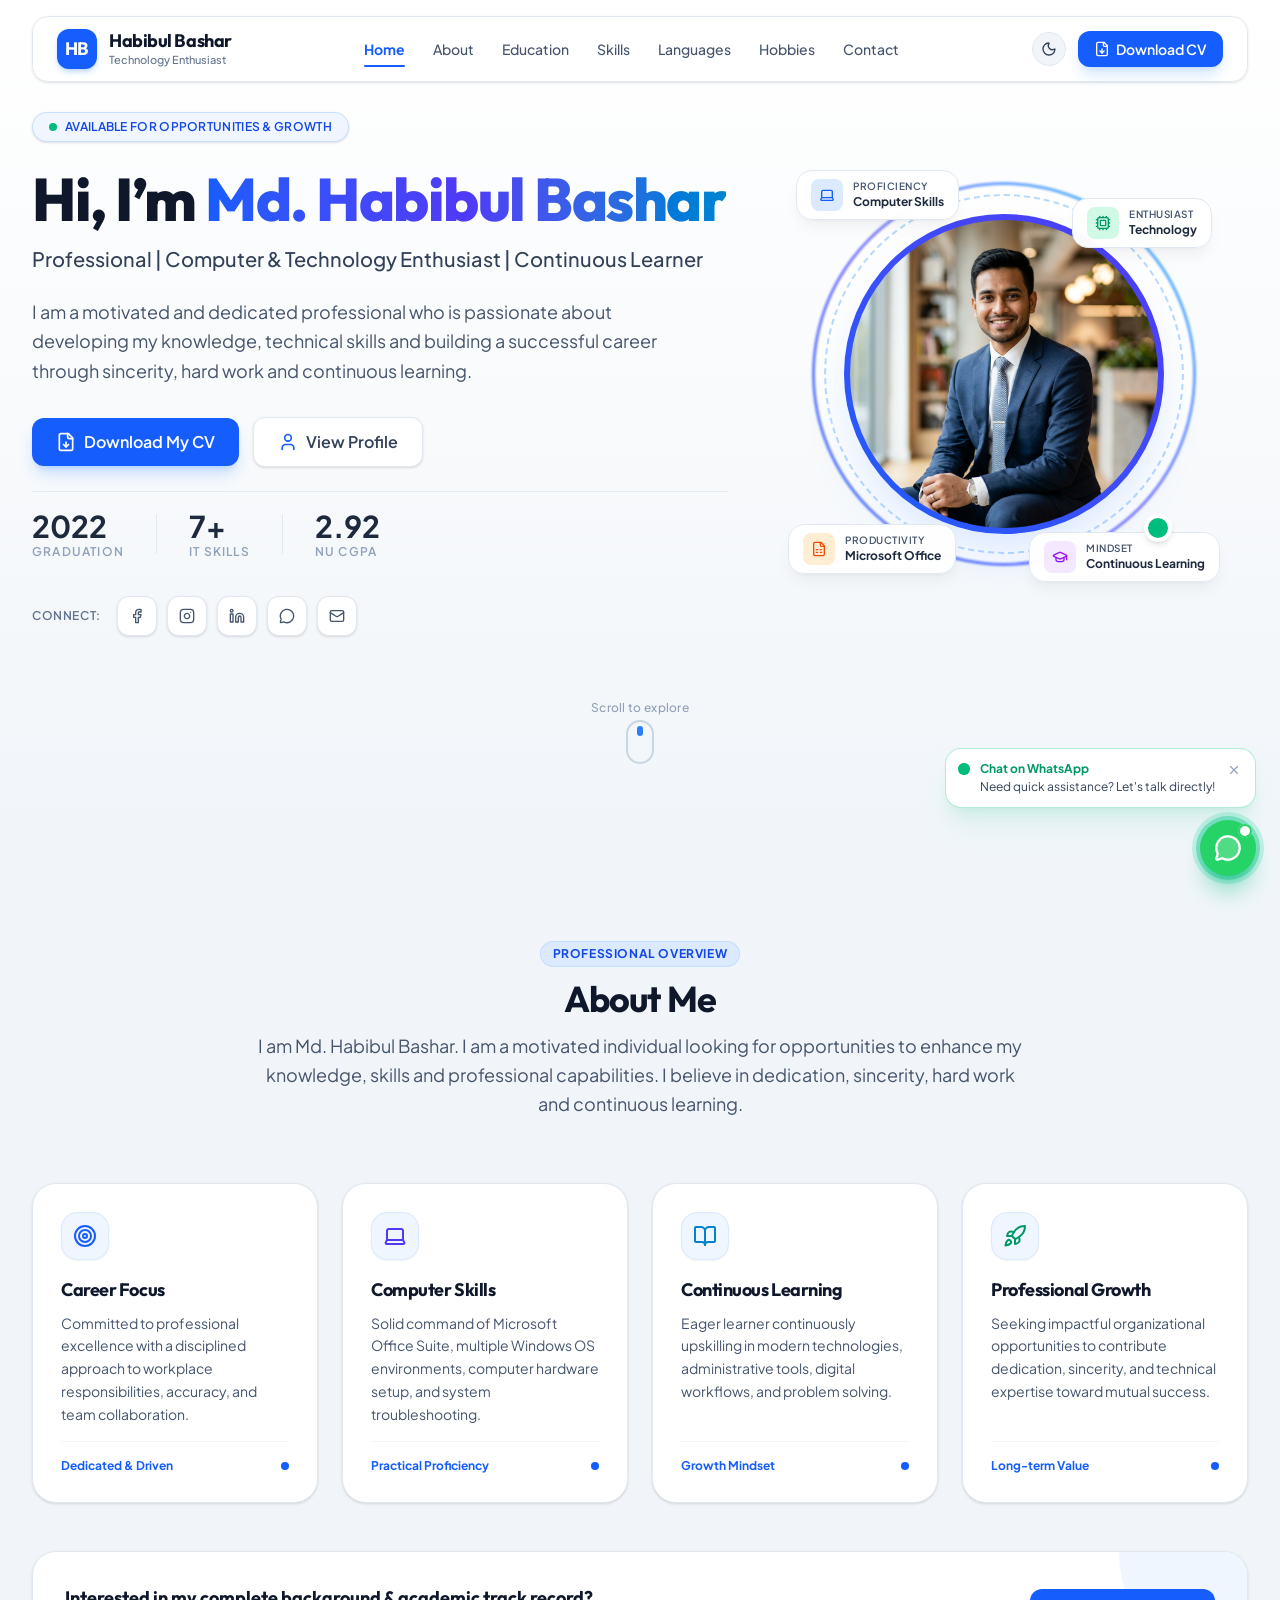
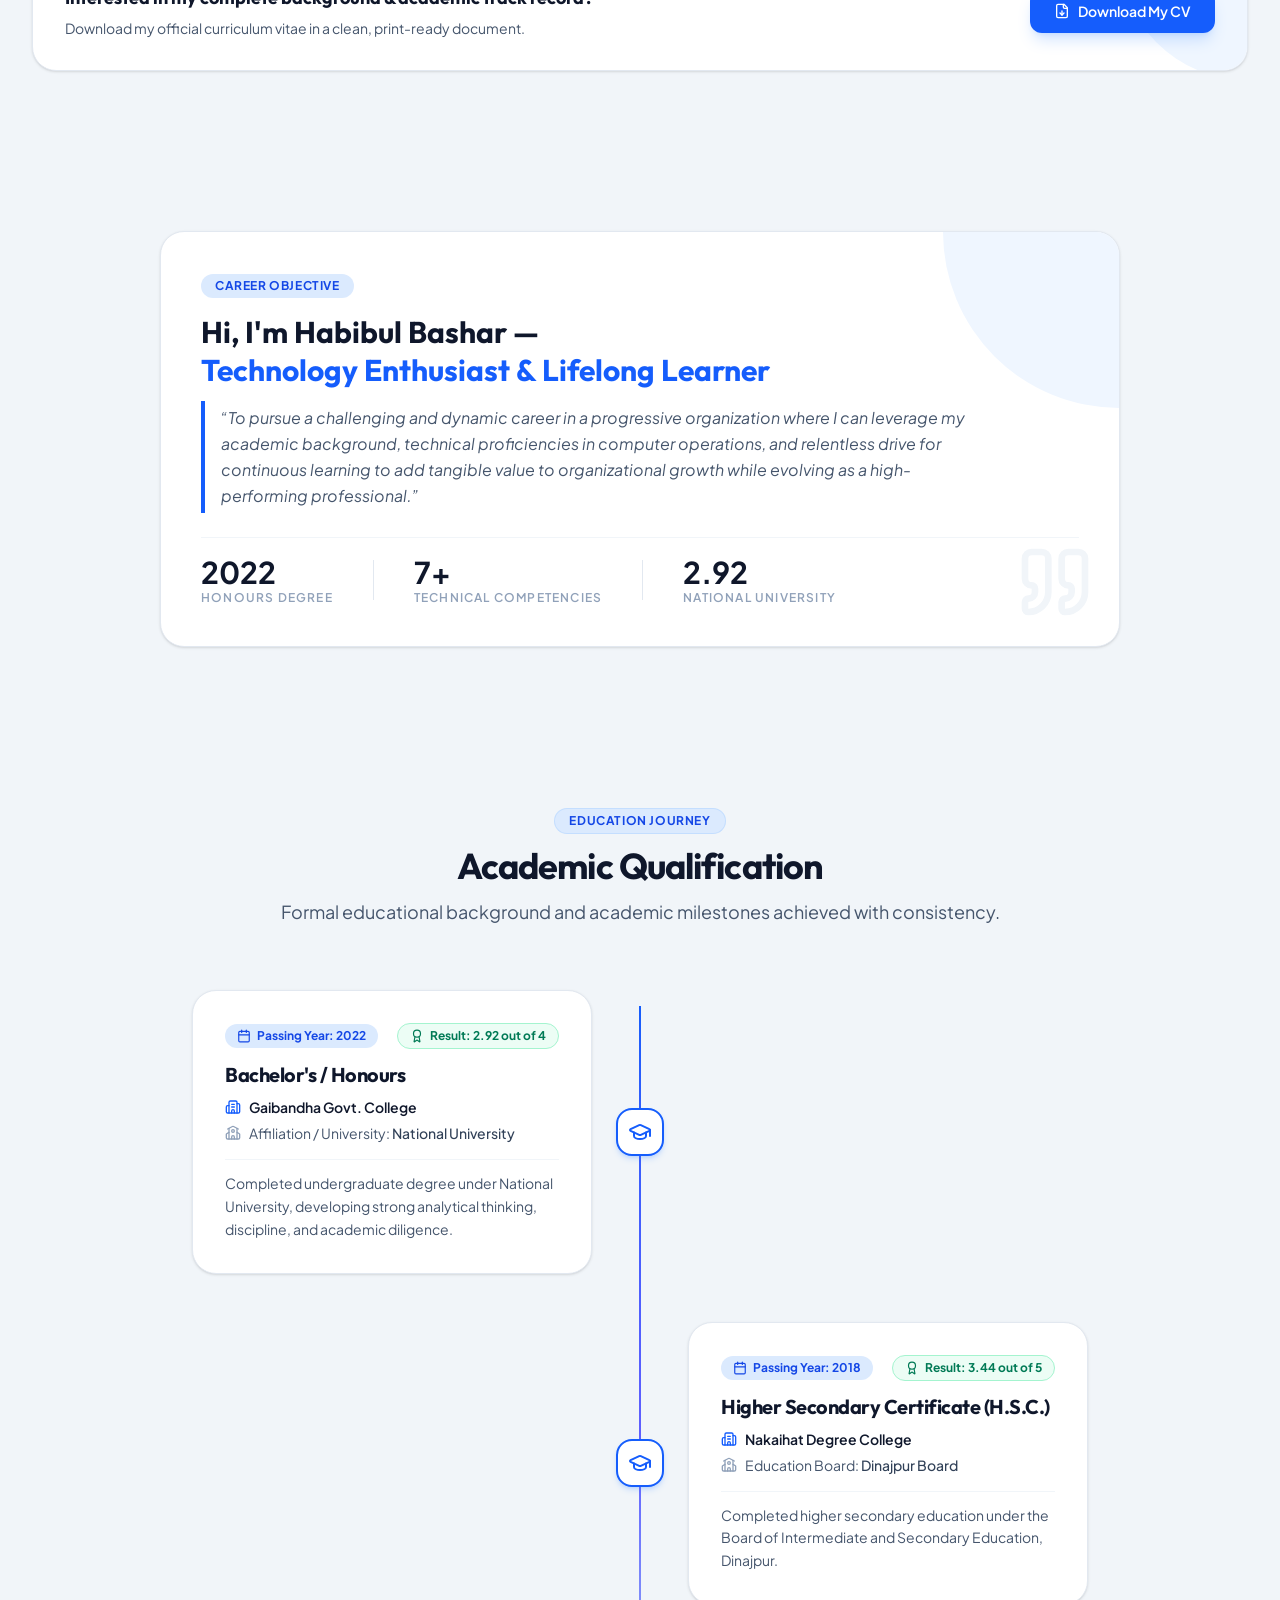
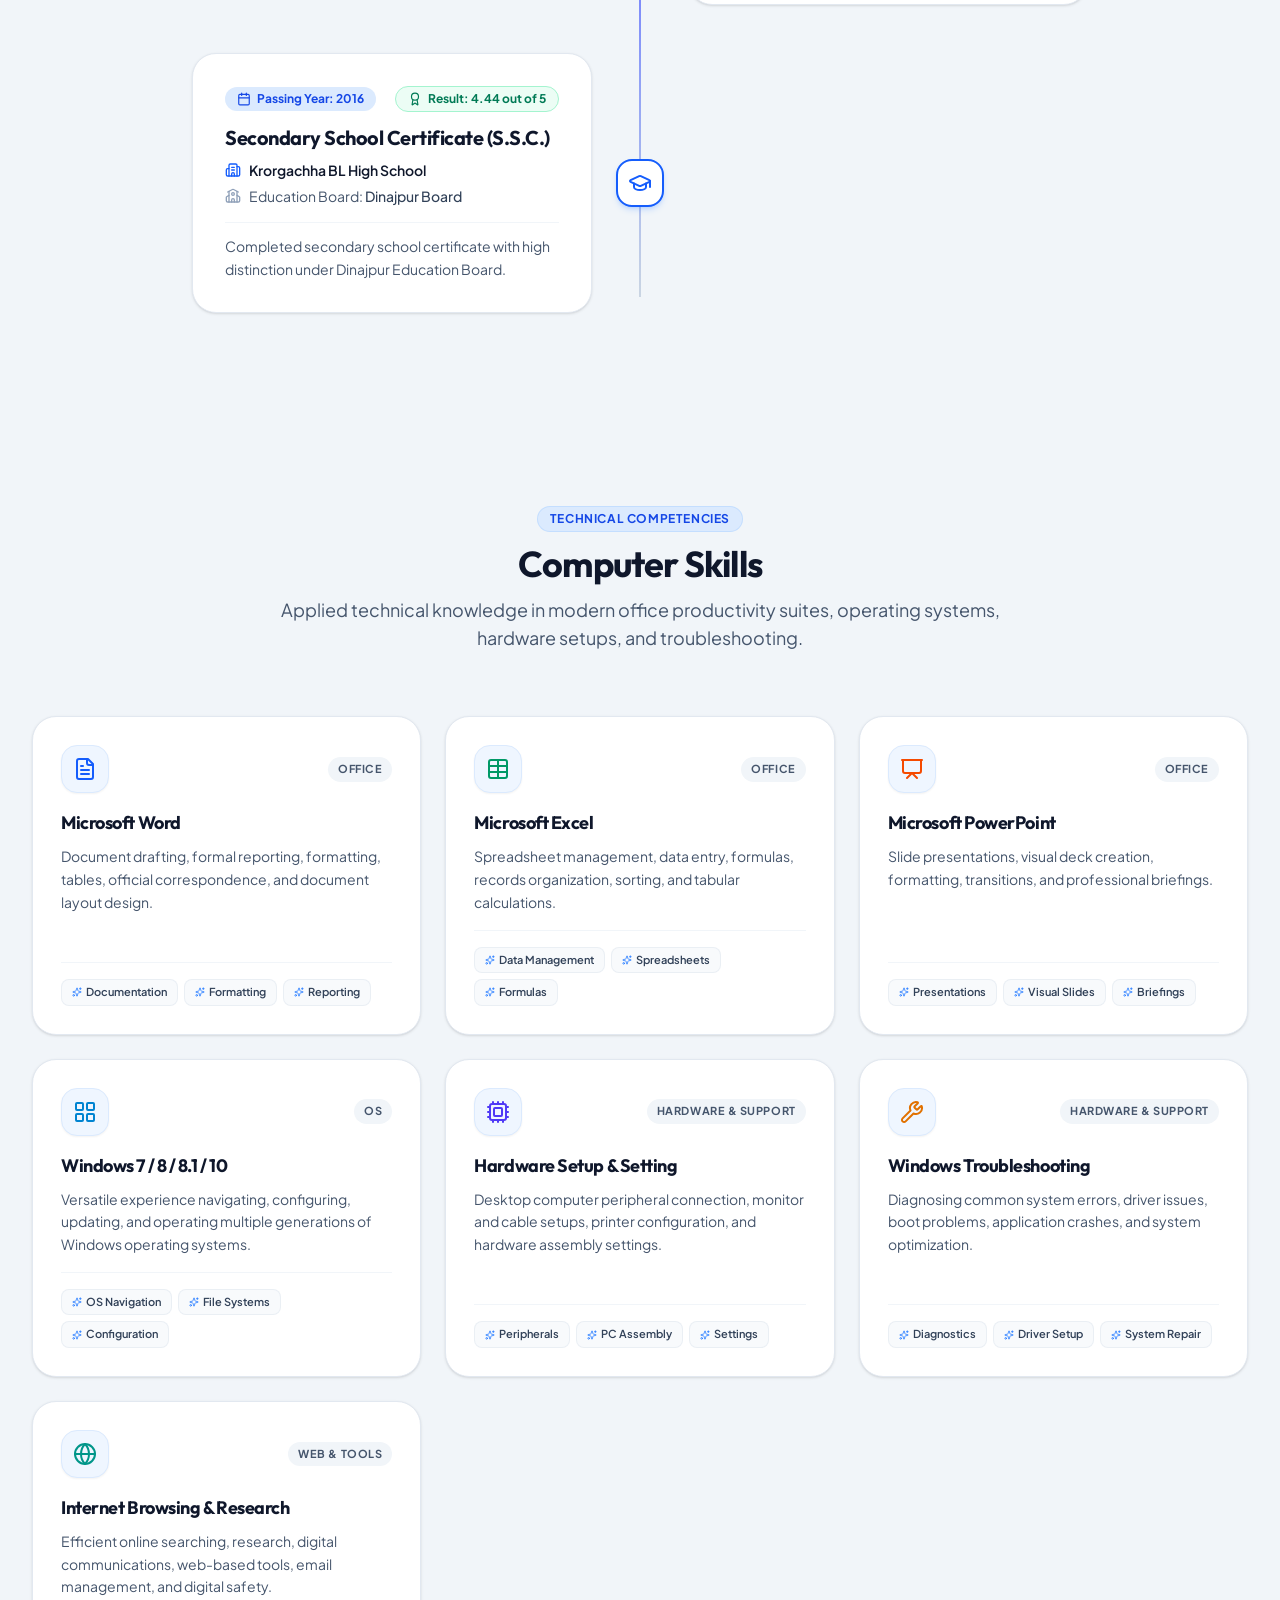
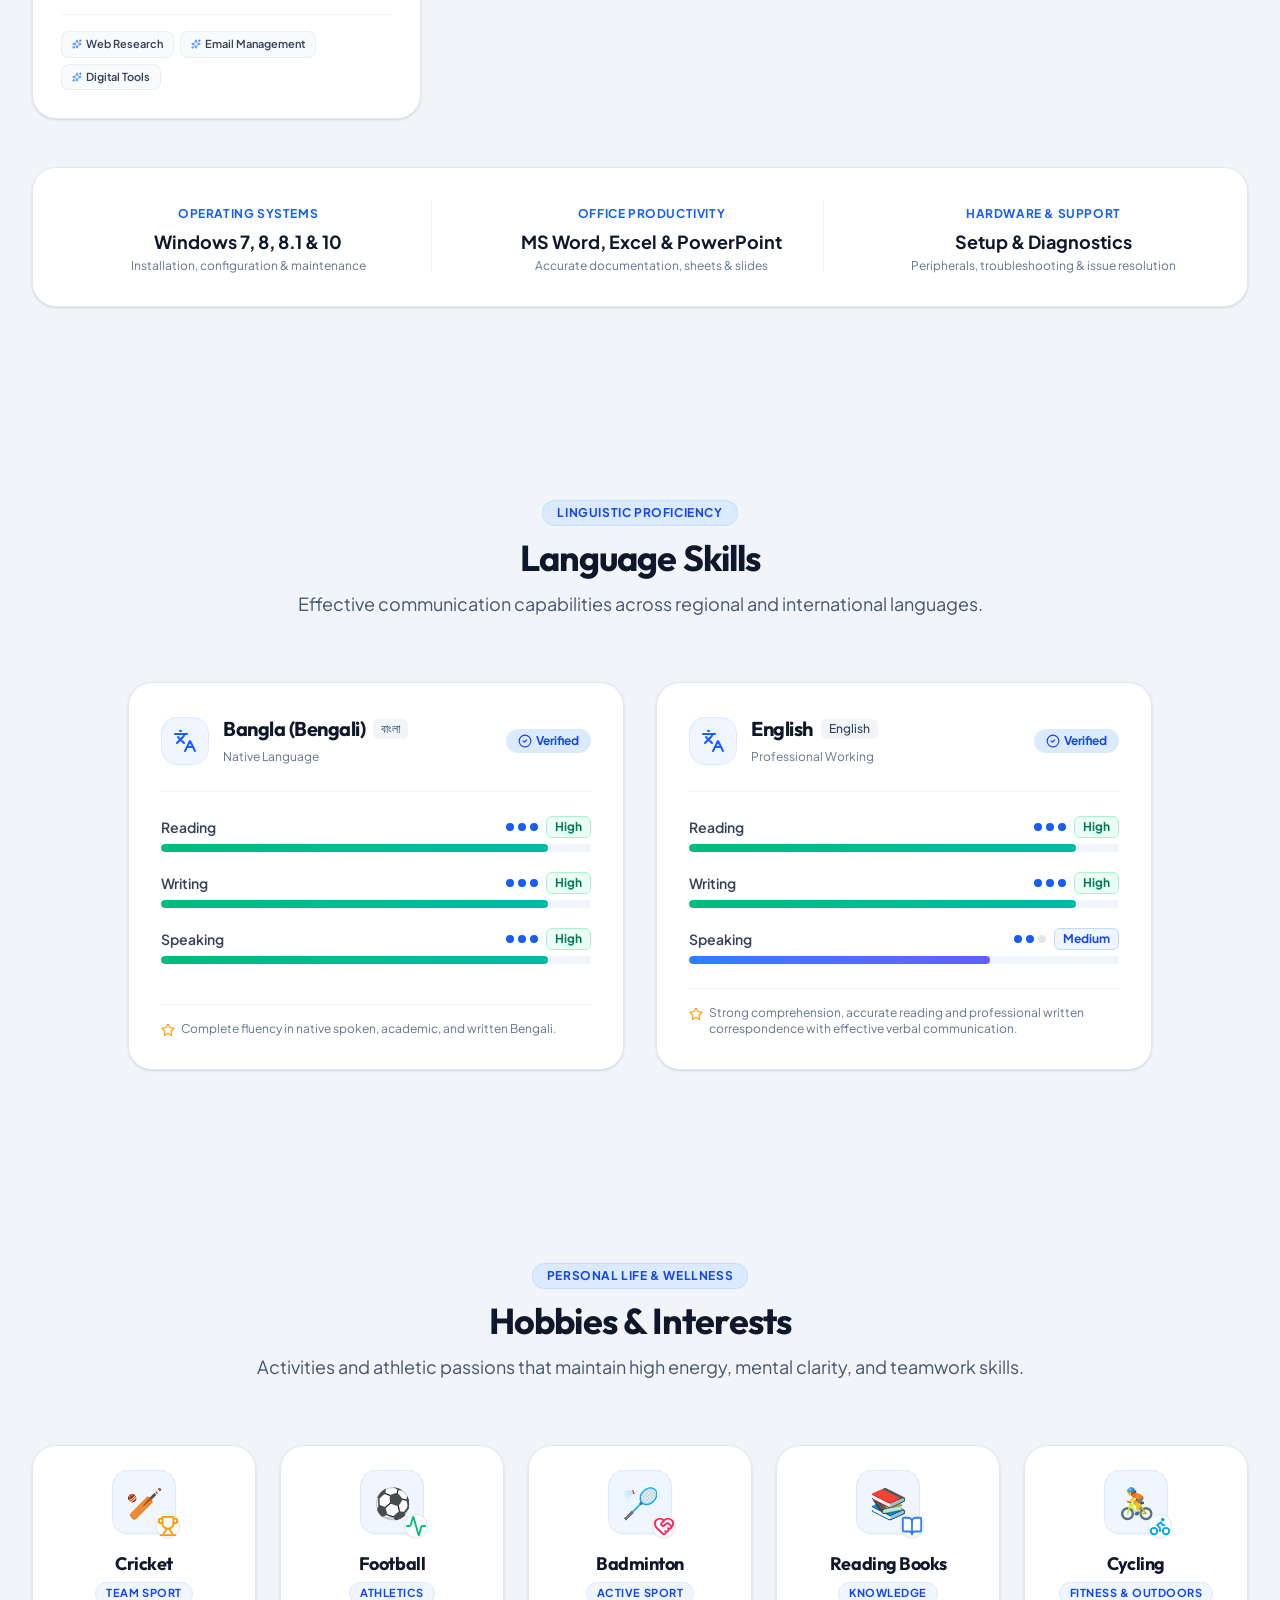
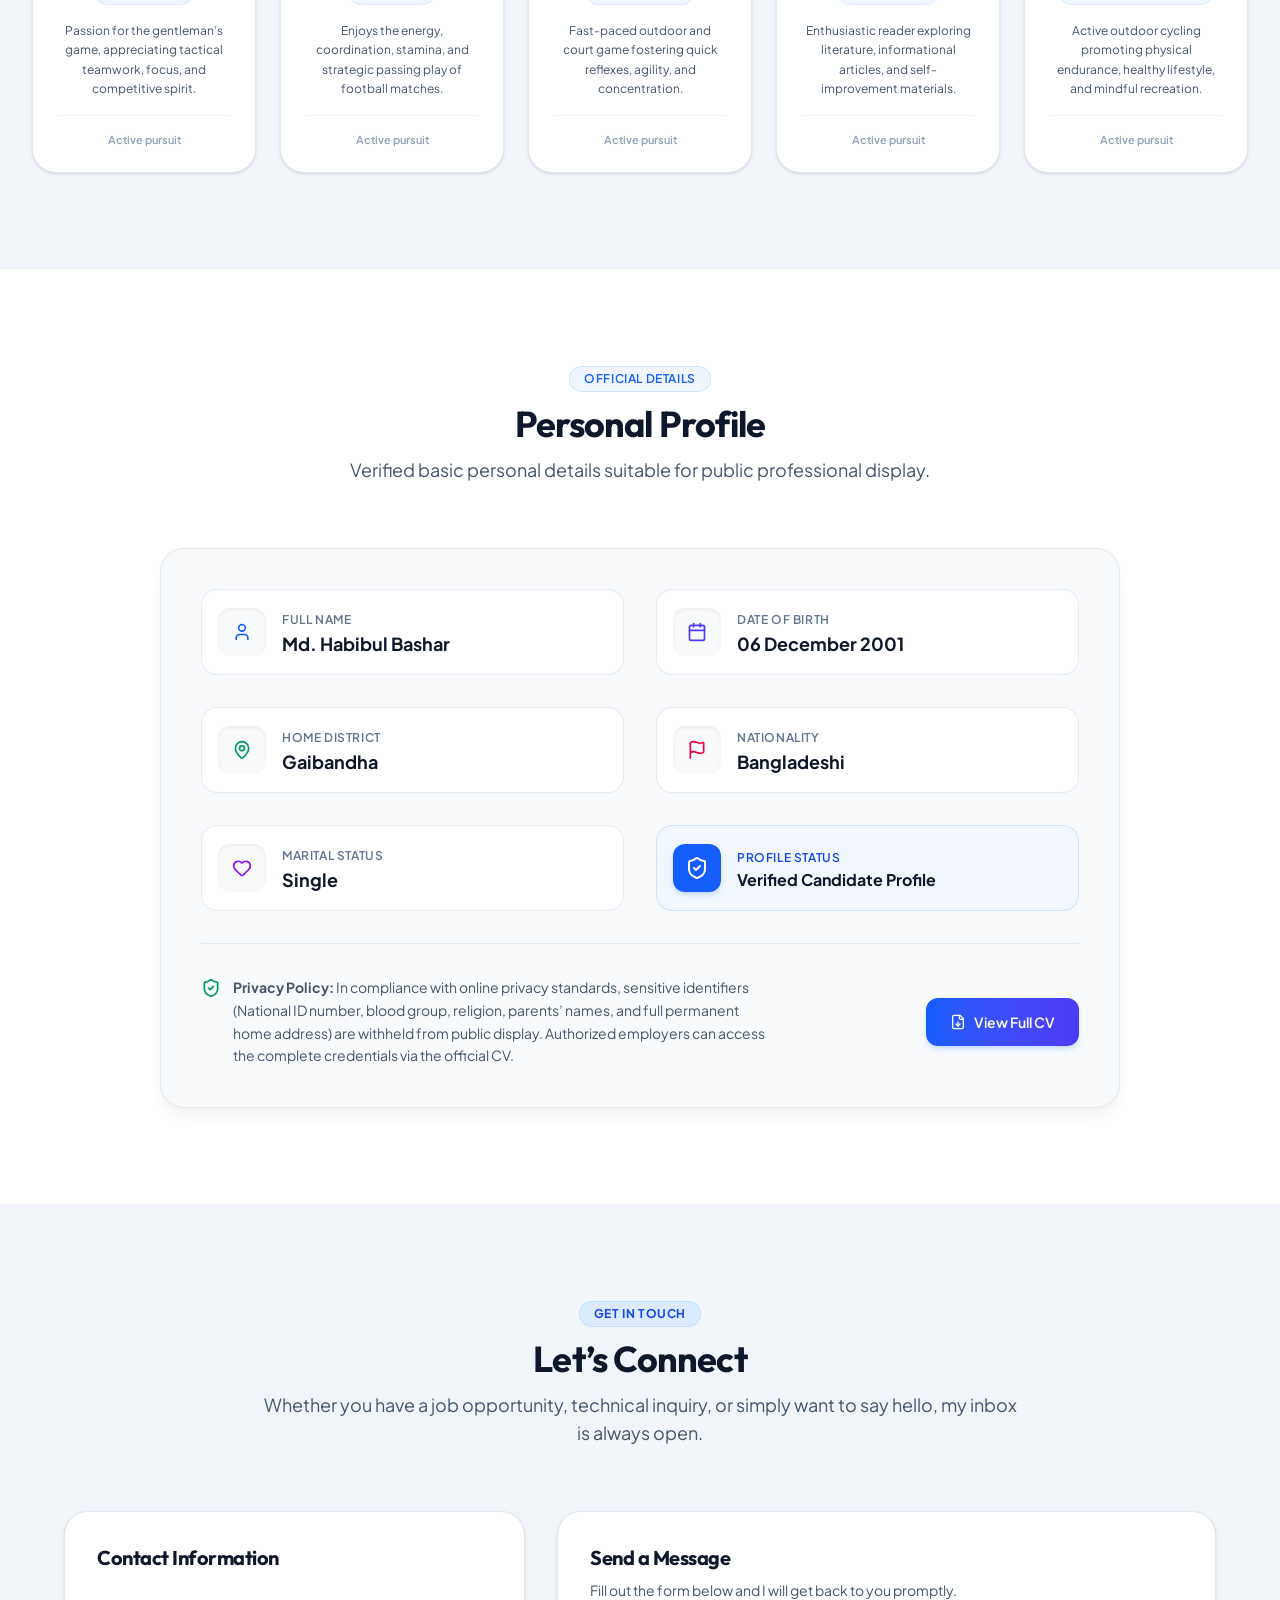
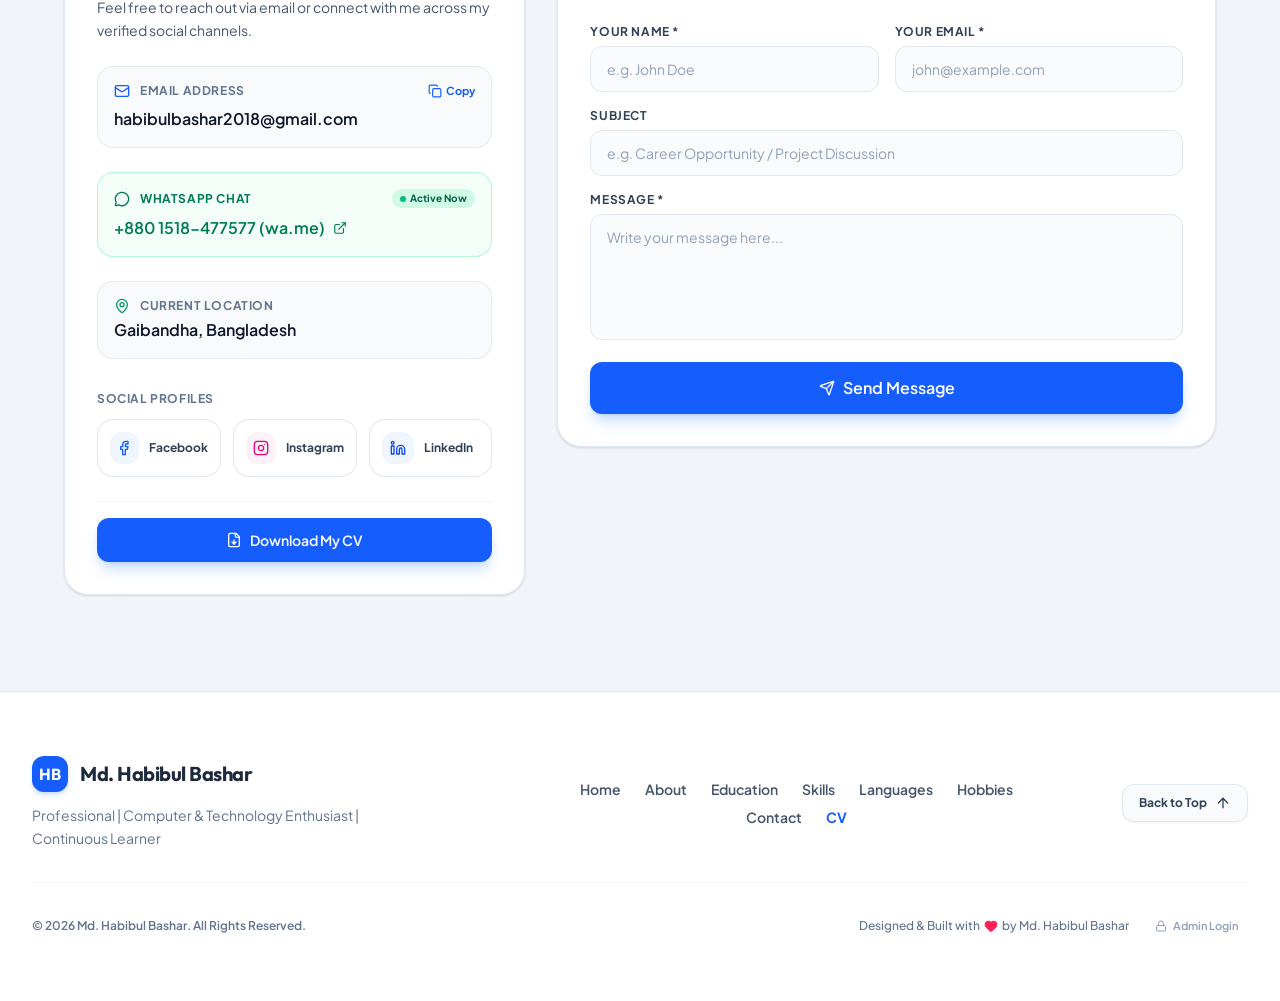
<file: docs/index.html>
<!doctype html>
<html lang="en" class="scroll-smooth">
  <head>
    <meta charset="UTF-8" />
    <meta name="viewport" content="width=device-width, initial-scale=1.0" />
    <title>Md. Habibul Bashar | Personal Portfolio</title>
    <meta
      name="description"
      content="Official personal portfolio of Md. Habibul Bashar — showcasing education, computer skills, professional profile, interests and contact information."
    />
    <meta property="og:title" content="Md. Habibul Bashar | Personal Portfolio" />
    <meta
      property="og:description"
      content="Official personal portfolio of Md. Habibul Bashar — showcasing education, computer skills, professional profile, interests and contact information."
    />
    <meta property="og:type" content="website" />
    <meta name="twitter:card" content="summary_large_image" />
    <link rel="icon" type="image/svg+xml" href="data:image/svg+xml,%3Csvg xmlns='http://www.w3.org/2000/svg' viewBox='0 0 100 100'%3E%3Crect width='100' height='100' rx='25' fill='%232563eb'/%3E%3Ctext x='50' y='65' font-family='sans-serif' font-size='42' font-weight='800' fill='%23ffffff' text-anchor='middle'%3EHB%3C/text%3E%3C/svg%3E" />
    <link rel="preconnect" href="https://fonts.googleapis.com" />
    <link rel="preconnect" href="https://fonts.gstatic.com" crossorigin />
    <link
      href="https://fonts.googleapis.com/css2?family=Outfit:wght@400;500;600;700;800&family=Plus+Jakarta+Sans:wght@300;400;500;600;700&display=swap"
      rel="stylesheet"
    />
    <script type="module" crossorigin src="./assets/index-DKqk1SB1.js"></script>
    <link rel="stylesheet" crossorigin href="./assets/index-C-4P4oCT.css">
  </head>
  <body class="bg-slate-50 text-slate-900 dark:bg-slate-950 dark:text-slate-100 transition-colors duration-300 antialiased selection:bg-blue-500 selection:text-white">
    <div id="root"></div>
  </body>
</html>
</file>
